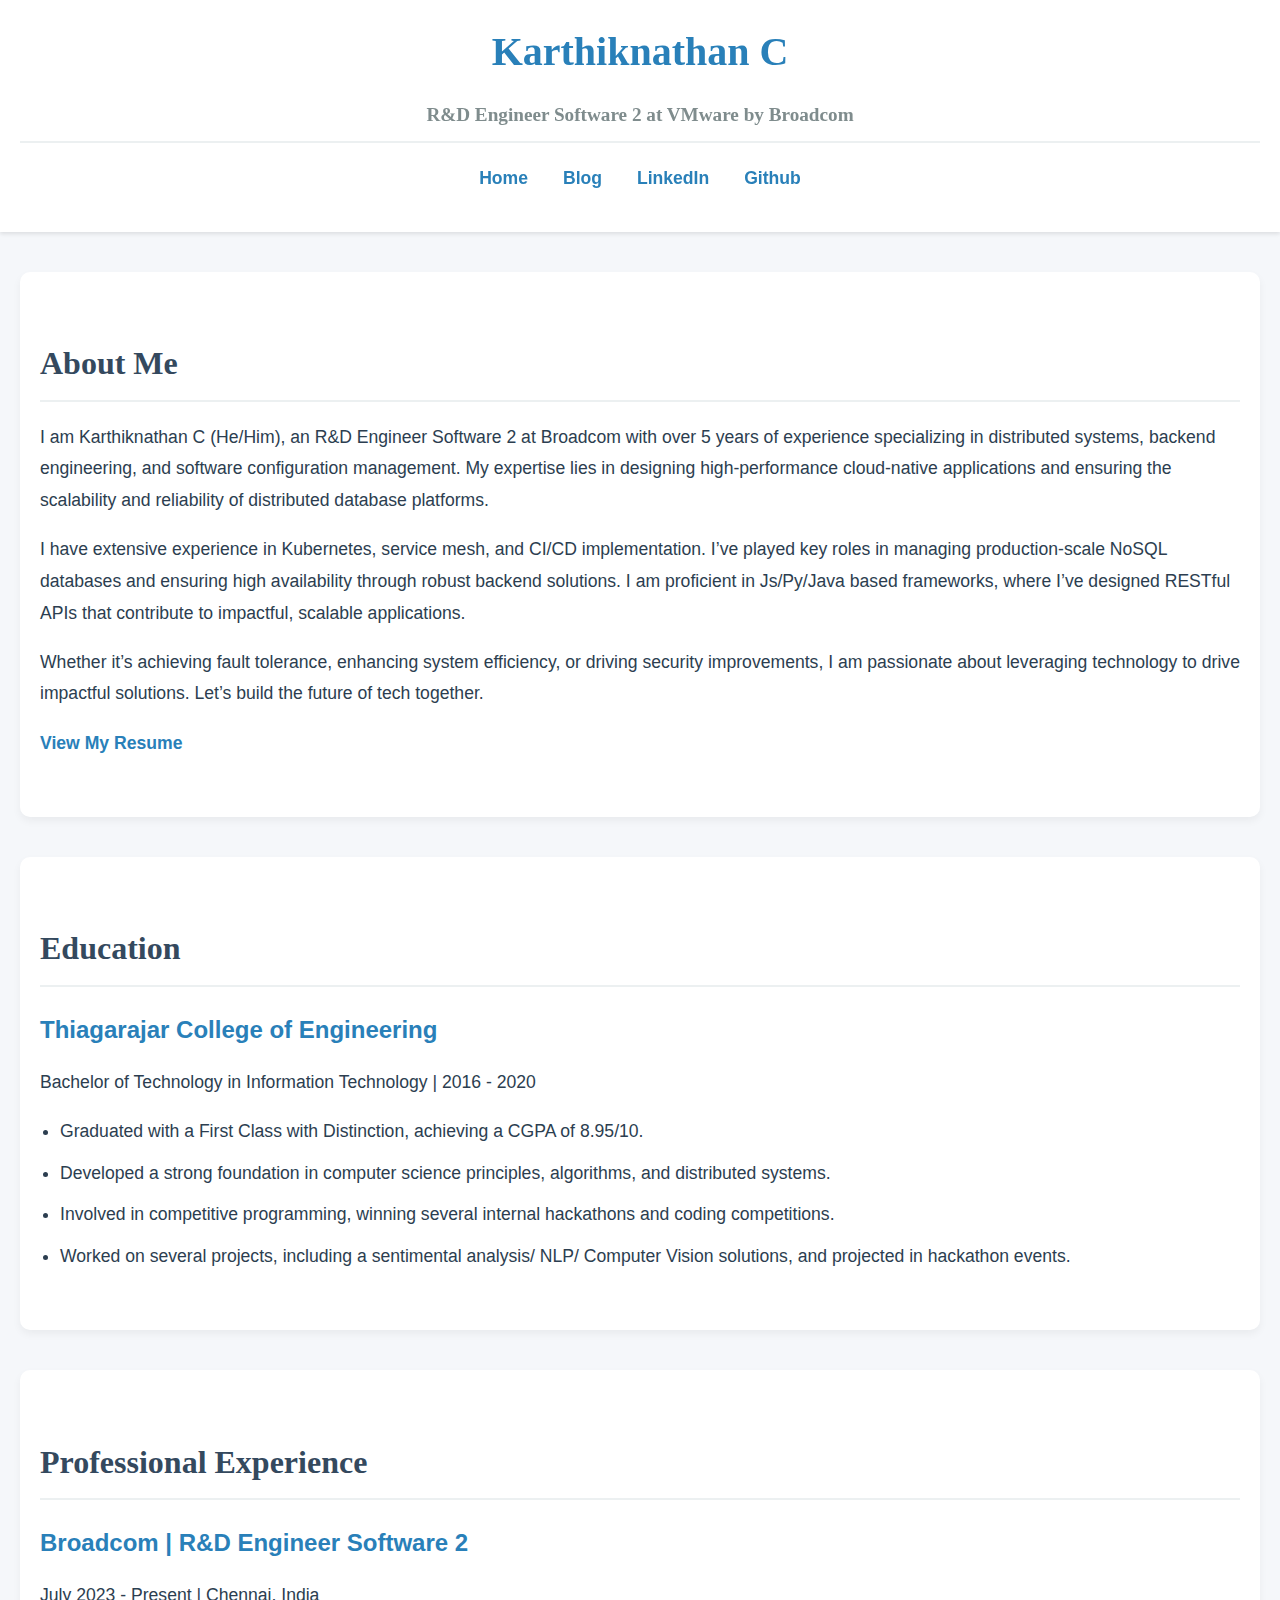
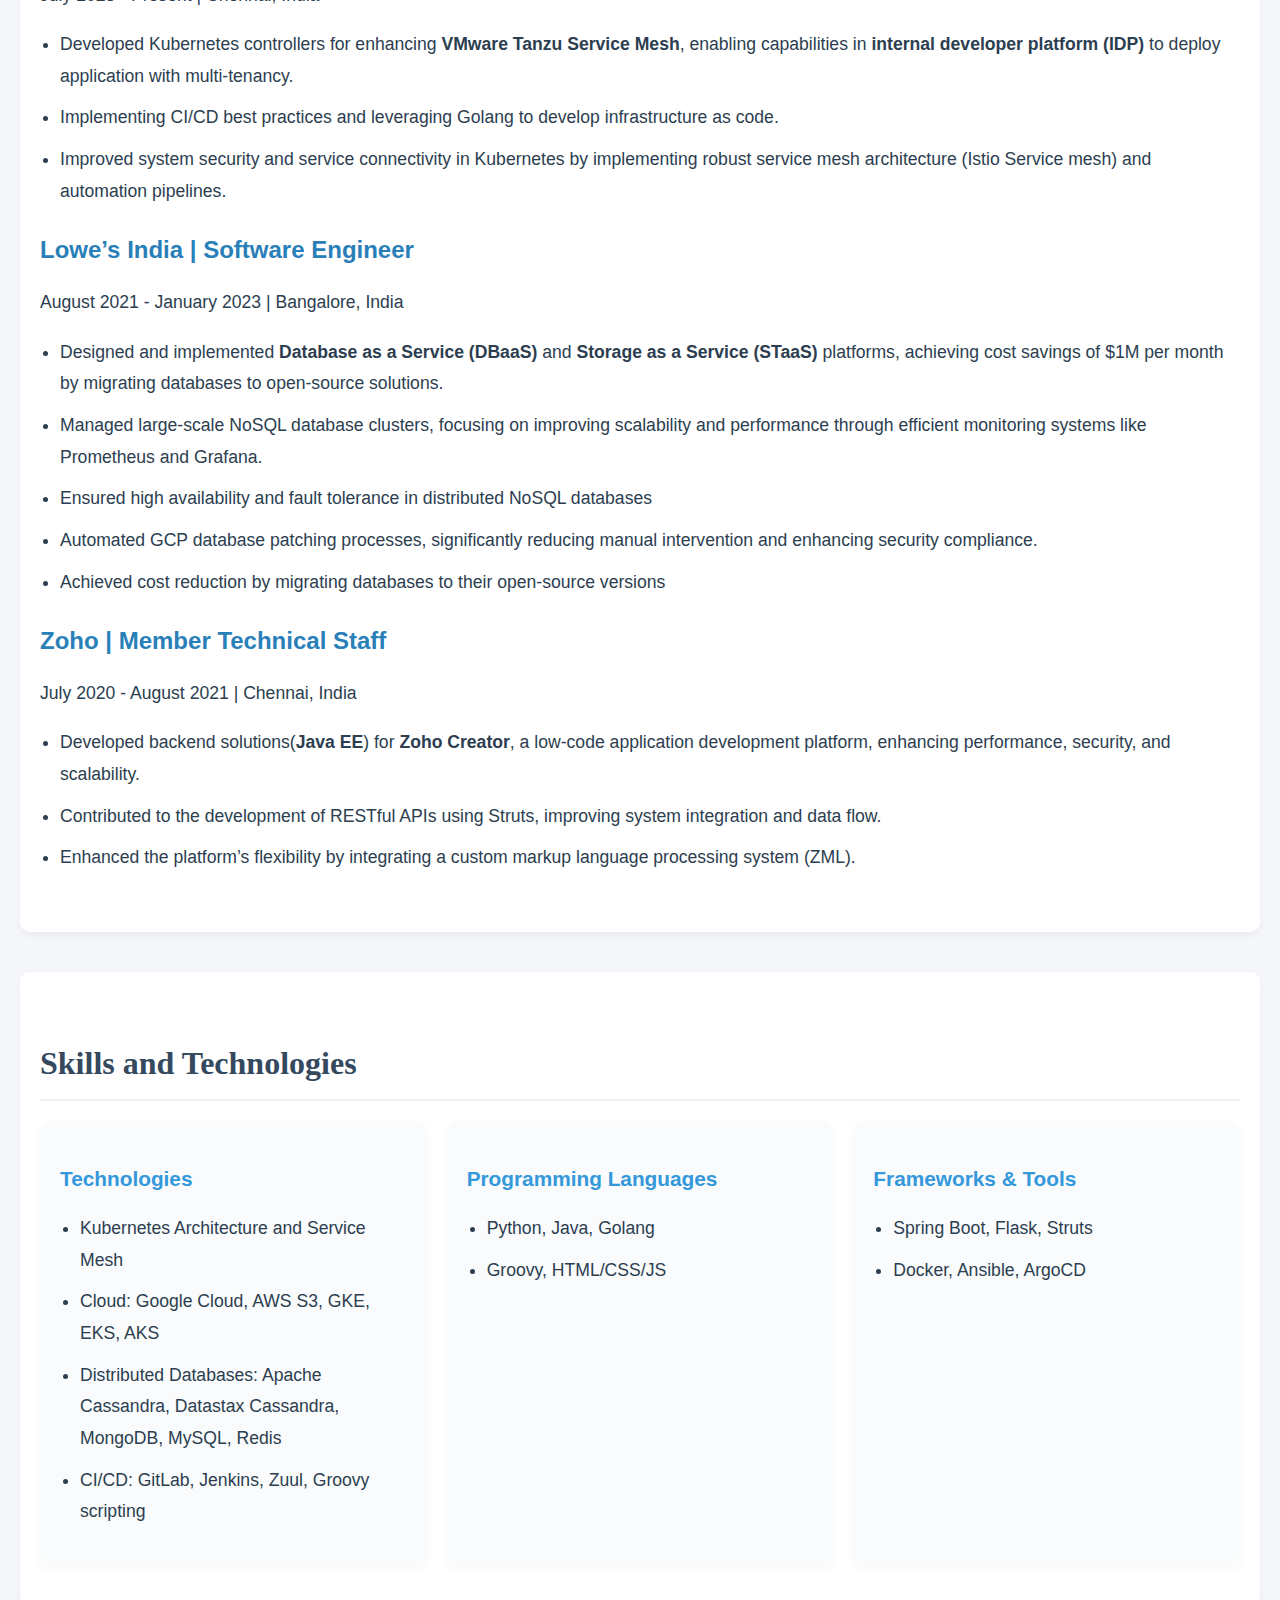
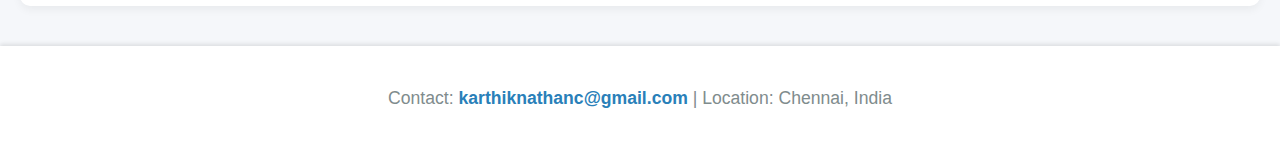
<file: index.html>
<!doctype html>
<html lang="en">
    <head>
        <meta charset="UTF-8" />
        <meta name="viewport" content="width=device-width, initial-scale=1.0" />
        <title>Karthiknathan C - R&D Engineer Software 2</title>
        <link rel="stylesheet" href="style.css" />
    </head>
    <body>
        <header>
            <h1>Karthiknathan C</h1>
            <h2>R&D Engineer Software 2 at VMware by Broadcom</h2>
            <nav>
                <ul>
                    <li><a href="index.html">Home</a></li>
                    <li><a href="blog.html">Blog</a></li>
                    <li>
                        <a
                            href="https://linkedin.com/in/karthiknathanc"
                            target="_blank"
                            >LinkedIn</a
                        >
                    </li>
                    <li>
                        <a
                            href="https://github.com/karthiknathan06"
                            target="_blank"
                            >Github</a
                        >
                    </li>
                </ul>
            </nav>
        </header>

        <!-- About Section -->
        <section id="about">
            <h2>About Me</h2>
            <p>
                I am Karthiknathan C (He/Him), an R&D Engineer Software 2 at
                Broadcom with over 5 years of experience specializing in
                distributed systems, backend engineering, and software
                configuration management. My expertise lies in designing
                high-performance cloud-native applications and ensuring the
                scalability and reliability of distributed database platforms.
            </p>
            <p>
                I have extensive experience in Kubernetes, service mesh, and
                CI/CD implementation. I’ve played key roles in managing
                production-scale NoSQL databases and ensuring high availability
                through robust backend solutions. I am proficient in Js/Py/Java
                based frameworks, where I’ve designed RESTful APIs that
                contribute to impactful, scalable applications.
            </p>
            <p>
                Whether it’s achieving fault tolerance, enhancing system
                efficiency, or driving security improvements, I am passionate
                about leveraging technology to drive impactful solutions. Let’s
                build the future of tech together.
            </p>
            <p>
                <a href="assets/resume.pdf" class="download-button" download
                    >View My Resume</a
                >
            </p>
        </section>

        <!-- Education Section -->
        <section id="education">
            <h2>Education</h2>
            <h3>Thiagarajar College of Engineering</h3>
            <p>
                Bachelor of Technology in Information Technology | 2016 - 2020
            </p>
            <ul>
                <li>
                    Graduated with a First Class with Distinction, achieving a
                    CGPA of 8.95/10.
                </li>
                <li>
                    Developed a strong foundation in computer science
                    principles, algorithms, and distributed systems.
                </li>
                <li>
                    Involved in competitive programming, winning several
                    internal hackathons and coding competitions.
                </li>
                <li>
                    Worked on several projects, including a sentimental
                    analysis/ NLP/ Computer Vision solutions, and projected in
                    hackathon events.
                </li>
            </ul>
        </section>

        <!-- Experience Section -->
        <section id="experience">
            <h2>Professional Experience</h2>

            <h3>Broadcom | R&D Engineer Software 2</h3>
            <p>July 2023 - Present | Chennai, India</p>
            <ul>
                <li>
                    Developed Kubernetes controllers for enhancing
                    <strong>VMware Tanzu Service Mesh</strong>, enabling
                    capabilities in
                    <strong>internal developer platform (IDP)</strong> to deploy
                    application with multi-tenancy.
                </li>
                <li>
                    Implementing CI/CD best practices and leveraging Golang to
                    develop infrastructure as code.
                </li>
                <li>
                    Improved system security and service connectivity in
                    Kubernetes by implementing robust service mesh architecture
                    (Istio Service mesh) and automation pipelines.
                </li>
            </ul>

            <h3>Lowe’s India | Software Engineer</h3>
            <p>August 2021 - January 2023 | Bangalore, India</p>
            <ul>
                <li>
                    Designed and implemented
                    <strong>Database as a Service (DBaaS)</strong> and
                    <strong>Storage as a Service (STaaS)</strong> platforms,
                    achieving cost savings of $1M per month by migrating
                    databases to open-source solutions.
                </li>
                <li>
                    Managed large-scale NoSQL database clusters, focusing on
                    improving scalability and performance through efficient
                    monitoring systems like Prometheus and Grafana.
                </li>
                <li>
                    Ensured high availability and fault tolerance in distributed
                    NoSQL databases
                </li>
                <li>
                    Automated GCP database patching processes, significantly
                    reducing manual intervention and enhancing security
                    compliance.
                </li>
                <li>
                    Achieved cost reduction by migrating databases to their
                    open-source versions
                </li>
            </ul>

            <h3>Zoho | Member Technical Staff</h3>
            <p>July 2020 - August 2021 | Chennai, India</p>
            <ul>
                <li>
                    Developed backend solutions(<strong>Java EE</strong>) for
                    <strong>Zoho Creator</strong>, a low-code application
                    development platform, enhancing performance, security, and
                    scalability.
                </li>
                <li>
                    Contributed to the development of RESTful APIs using Struts,
                    improving system integration and data flow.
                </li>
                <li>
                    Enhanced the platform’s flexibility by integrating a custom
                    markup language processing system (ZML).
                </li>
            </ul>
        </section>

        <!-- Skills Section -->
        <section id="skills">
            <h2>Skills and Technologies</h2>
            <div class="skills-grid">
                <div>
                    <h3>Technologies</h3>
                    <ul>
                        <li>Kubernetes Architecture and Service Mesh</li>
                        <li>Cloud: Google Cloud, AWS S3, GKE, EKS, AKS</li>
                        <li>
                            Distributed Databases: Apache Cassandra, Datastax
                            Cassandra, MongoDB, MySQL, Redis
                        </li>
                        <li>CI/CD: GitLab, Jenkins, Zuul, Groovy scripting</li>
                    </ul>
                </div>
                <div>
                    <h3>Programming Languages</h3>
                    <ul>
                        <li>Python, Java, Golang</li>
                        <li>Groovy, HTML/CSS/JS</li>
                    </ul>
                </div>
                <div>
                    <h3>Frameworks & Tools</h3>
                    <ul>
                        <li>Spring Boot, Flask, Struts</li>
                        <li>Docker, Ansible, ArgoCD</li>
                    </ul>
                </div>
            </div>
        </section>

        <!-- Footer Section -->
        <footer>
            <p>
                Contact:
                <a href="mailto:karthiknathanc@gmail.com"
                    >karthiknathanc@gmail.com</a
                >
                | Location: Chennai, India
            </p>
        </footer>
    </body>
</html>
</file>
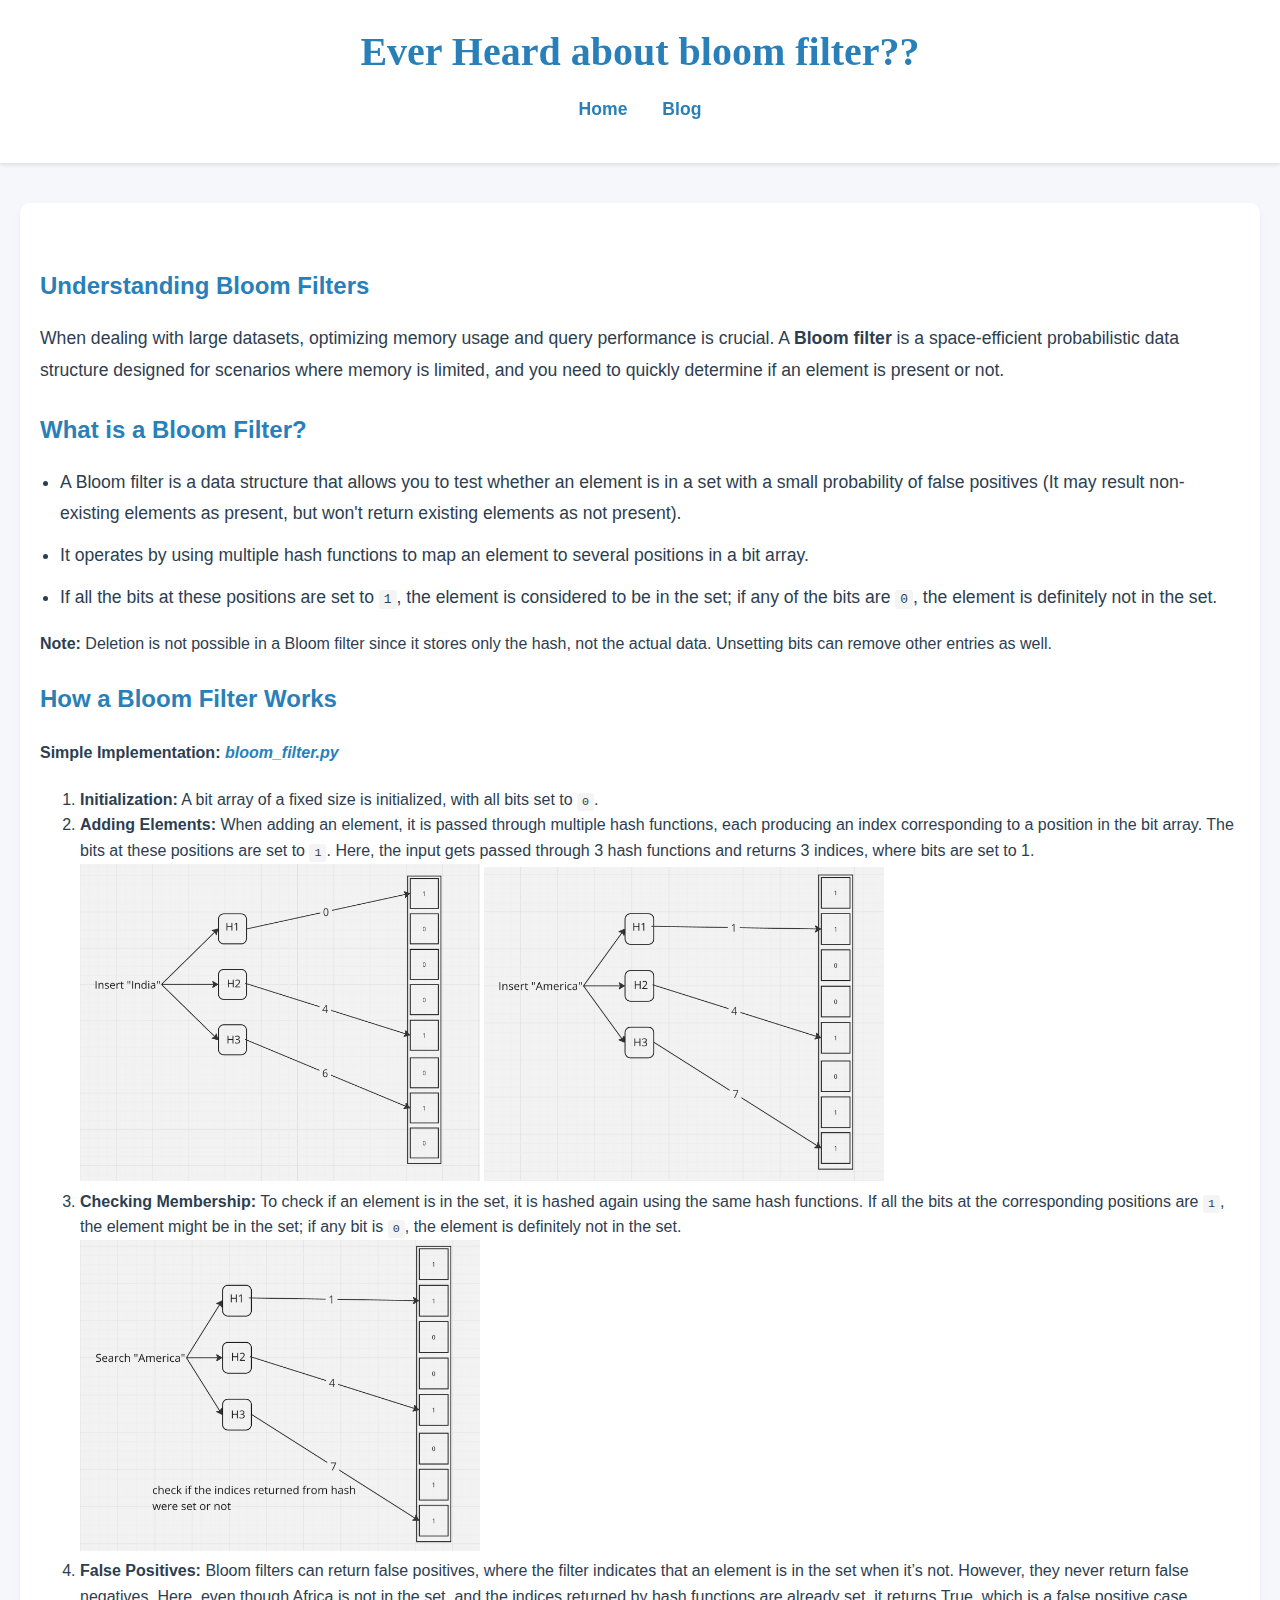
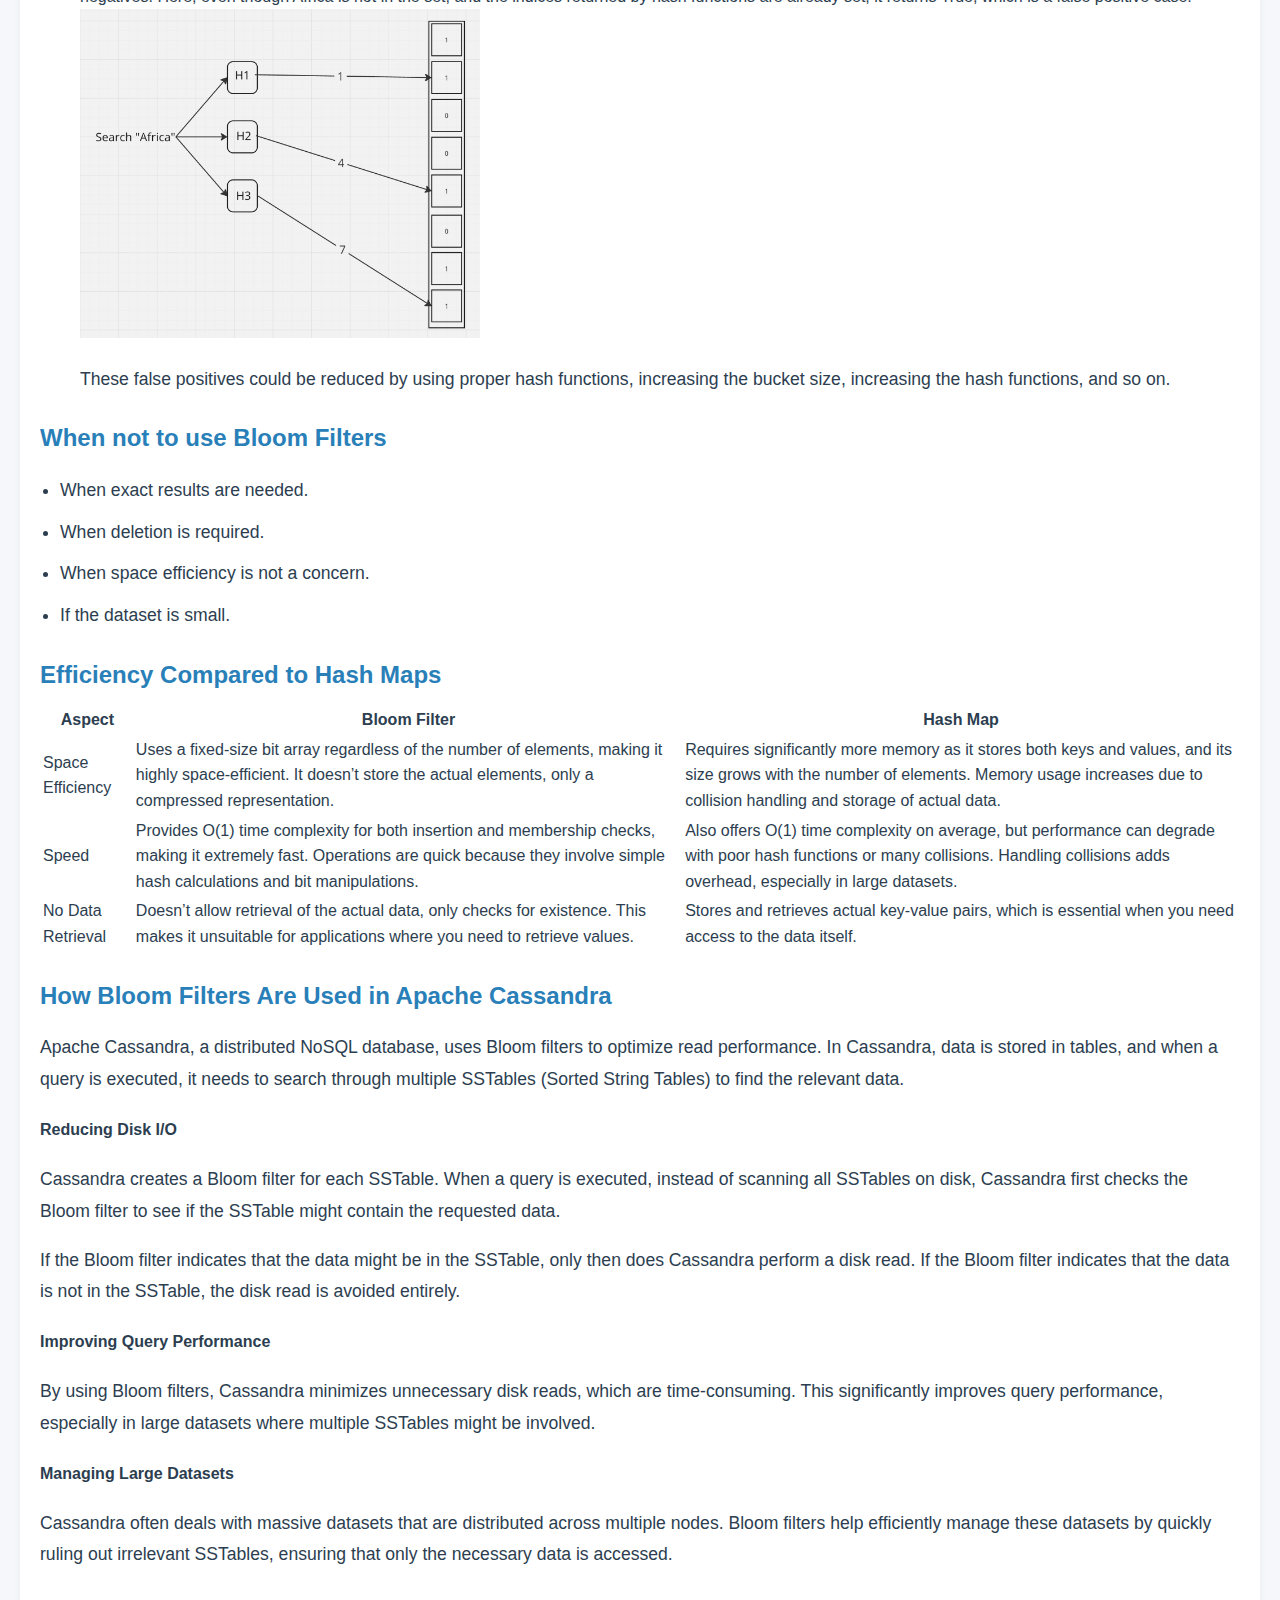
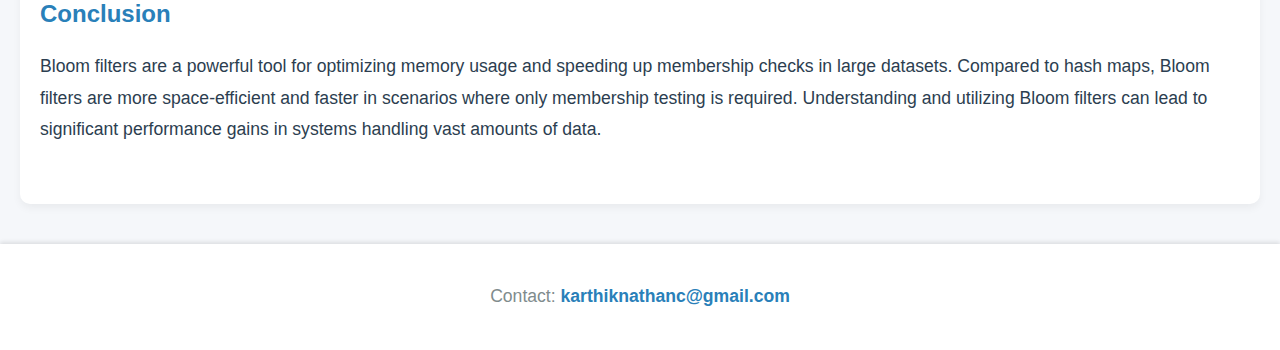
<file: blog-post-1.html>
<!doctype html>
<html lang="en">
    <head>
        <meta charset="UTF-8" />
        <meta name="viewport" content="width=device-width, initial-scale=1.0" />
        <title>Bloom Filter</title>
        <link rel="stylesheet" href="style.css" />
    </head>
    <body>
        <header>
            <h1>Ever Heard about bloom filter??</h1>
            <nav>
                <ul>
                    <li><a href="index.html">Home</a></li>
                    <li><a href="blog.html">Blog</a></li>
                </ul>
            </nav>
        </header>
        <section id="blog-content">
            <div class="container">
                <h3>Understanding Bloom Filters</h1>
                <p>
                    When dealing with large datasets, optimizing memory usage
                    and query performance is crucial. A
                    <strong>Bloom filter</strong> is a space-efficient
                    probabilistic data structure designed for scenarios where
                    memory is limited, and you need to quickly determine if an
                    element is present or not.
                </p>

                <h3>What is a Bloom Filter?</h3>
                <ul>
                    <li>
                        A Bloom filter is a data structure that allows you to
                        test whether an element is in a set with a small
                        probability of false positives (It may result
                        non-existing elements as present, but won't return
                        existing elements as not present).
                    </li>
                    <li>
                        It operates by using multiple hash functions to map an
                        element to several positions in a bit array.
                    </li>
                    <li>
                        If all the bits at these positions are set to
                        <code>1</code>, the element is considered to be in the
                        set; if any of the bits are <code>0</code>, the element
                        is definitely not in the set.
                    </li>
                </ul>

                <div class="note">
                    <strong>Note:</strong> Deletion is not possible in a Bloom
                    filter since it stores only the hash, not the actual data.
                    Unsetting bits can remove other entries as well.
                </div>

                <h3>How a Bloom Filter Works</h3>
                <h4>
                    Simple Implementation: <a href="https://github.com/karthiknathan06/Bloomfilter/blob/main/main.py"><i>bloom_filter.py</i></a>
                </h4>
                <ol>
                    <li>
                        <strong>Initialization:</strong> A bit array of a fixed
                        size is initialized, with all bits set to
                        <code>0</code>.
                    </li>
                    <li>
                        <strong>Adding Elements:</strong> When adding an
                        element, it is passed through multiple hash functions,
                        each producing an index corresponding to a position in
                        the bit array. The bits at these positions are set to
                        <code>1</code>. Here, the input gets passed through 3
                        hash functions and returns 3 indices, where bits are set
                        to 1.
                        <img
                            src="assets/explain1.png"
                            alt="Insert text1"
                            width="400"
                        />
                        <img
                            src="assets/explain2.png"
                            alt="Insert text2"
                            width="400"
                        />
                    </li>
                    <li>
                        <strong>Checking Membership:</strong> To check if an
                        element is in the set, it is hashed again using the same
                        hash functions. If all the bits at the corresponding
                        positions are <code>1</code>, the element might be in
                        the set; if any bit is <code>0</code>, the element is
                        definitely not in the set.
                        <br>
                        <img
                            src="assets/explain3.png"
                            alt="Search text2"
                            width="400"
                        />
                    </li>
                    <li>
                        <strong>False Positives:</strong> Bloom filters can
                        return false positives, where the filter indicates that
                        an element is in the set when it’s not. However, they
                        never return false negatives. Here, even though Africa
                        is not in the set, and the indices returned by hash
                        functions are already set, it returns True, which is a
                        false positive case.
                        <img
                            src="assets/explain4.png"
                            alt="Search NA text"
                            width="400"
                        />
                        <p>
                            These false positives could be reduced by using
                            proper hash functions, increasing the bucket size,
                            increasing the hash functions, and so on.
                        </p>
                    </li>
                </ol>

                <h3>When not to use Bloom Filters</h3>
                <ul>
                    <li>When exact results are needed.</li>
                    <li>When deletion is required.</li>
                    <li>When space efficiency is not a concern.</li>
                    <li>If the dataset is small.</li>
                </ul>

                <h3>Efficiency Compared to Hash Maps</h3>
                <table>
                    <thead>
                        <tr>
                            <th>Aspect</th>
                            <th>Bloom Filter</th>
                            <th>Hash Map</th>
                        </tr>
                    </thead>
                    <tbody>
                        <tr>
                            <td>Space Efficiency</td>
                            <td>
                                Uses a fixed-size bit array regardless of the
                                number of elements, making it highly
                                space-efficient. It doesn’t store the actual
                                elements, only a compressed representation.
                            </td>
                            <td>
                                Requires significantly more memory as it stores
                                both keys and values, and its size grows with
                                the number of elements. Memory usage increases
                                due to collision handling and storage of actual
                                data.
                            </td>
                        </tr>
                        <tr>
                            <td>Speed</td>
                            <td>
                                Provides O(1) time complexity for both insertion
                                and membership checks, making it extremely fast.
                                Operations are quick because they involve simple
                                hash calculations and bit manipulations.
                            </td>
                            <td>
                                Also offers O(1) time complexity on average, but
                                performance can degrade with poor hash functions
                                or many collisions. Handling collisions adds
                                overhead, especially in large datasets.
                            </td>
                    </tbody>
                        <tr>
                            <td>No Data Retrieval</td>
                            <td>
                                Doesn’t allow retrieval of the actual data, only
                                checks for existence. This makes it unsuitable
                                for applications where you need to retrieve
                                values.
                            </td>
                            <td>
                                Stores and retrieves actual key-value pairs,
                                which is essential when you need access to the
                                data itself.
                            </td>
                        </tr>
                    </tbody>
                </table>

                <h3>How Bloom Filters Are Used in Apache Cassandra</h3>
                <p>
                    Apache Cassandra, a distributed NoSQL database, uses Bloom
                    filters to optimize read performance. In Cassandra, data is
                    stored in tables, and when a query is executed, it needs to
                    search through multiple SSTables (Sorted String Tables) to
                    find the relevant data.
                </p>

                <h4>Reducing Disk I/O</h4>
                <p>
                    Cassandra creates a Bloom filter for each SSTable. When a
                    query is executed, instead of scanning all SSTables on disk,
                    Cassandra first checks the Bloom filter to see if the
                    SSTable might contain the requested data.
                </p>
                <p>
                    If the Bloom filter indicates that the data might be in the
                    SSTable, only then does Cassandra perform a disk read. If
                    the Bloom filter indicates that the data is not in the
                    SSTable, the disk read is avoided entirely.
                </p>

                <h4>Improving Query Performance</h4>
                <p>
                    By using Bloom filters, Cassandra minimizes unnecessary disk
                    reads, which are time-consuming. This significantly improves
                    query performance, especially in large datasets where
                    multiple SSTables might be involved.
                </p>

                <h4>Managing Large Datasets</h4>
                <p>
                    Cassandra often deals with massive datasets that are
                    distributed across multiple nodes. Bloom filters help
                    efficiently manage these datasets by quickly ruling out
                    irrelevant SSTables, ensuring that only the necessary data
                    is accessed.
                </p>

                <h3>Conclusion</h3>
                <p>
                    Bloom filters are a powerful tool for optimizing memory
                    usage and speeding up membership checks in large datasets.
                    Compared to hash maps, Bloom filters are more
                    space-efficient and faster in scenarios where only
                    membership testing is required. Understanding and utilizing
                    Bloom filters can lead to significant performance gains in
                    systems handling vast amounts of data.
                </p>
            </div>
        </section>
        <footer>
            <p>
                Contact:
                <a href="mailto:karthiknathanc@gmail.com"
                    >karthiknathanc@gmail.com</a
                >
            </p>
        </footer>
    </body>
</html>
</file>
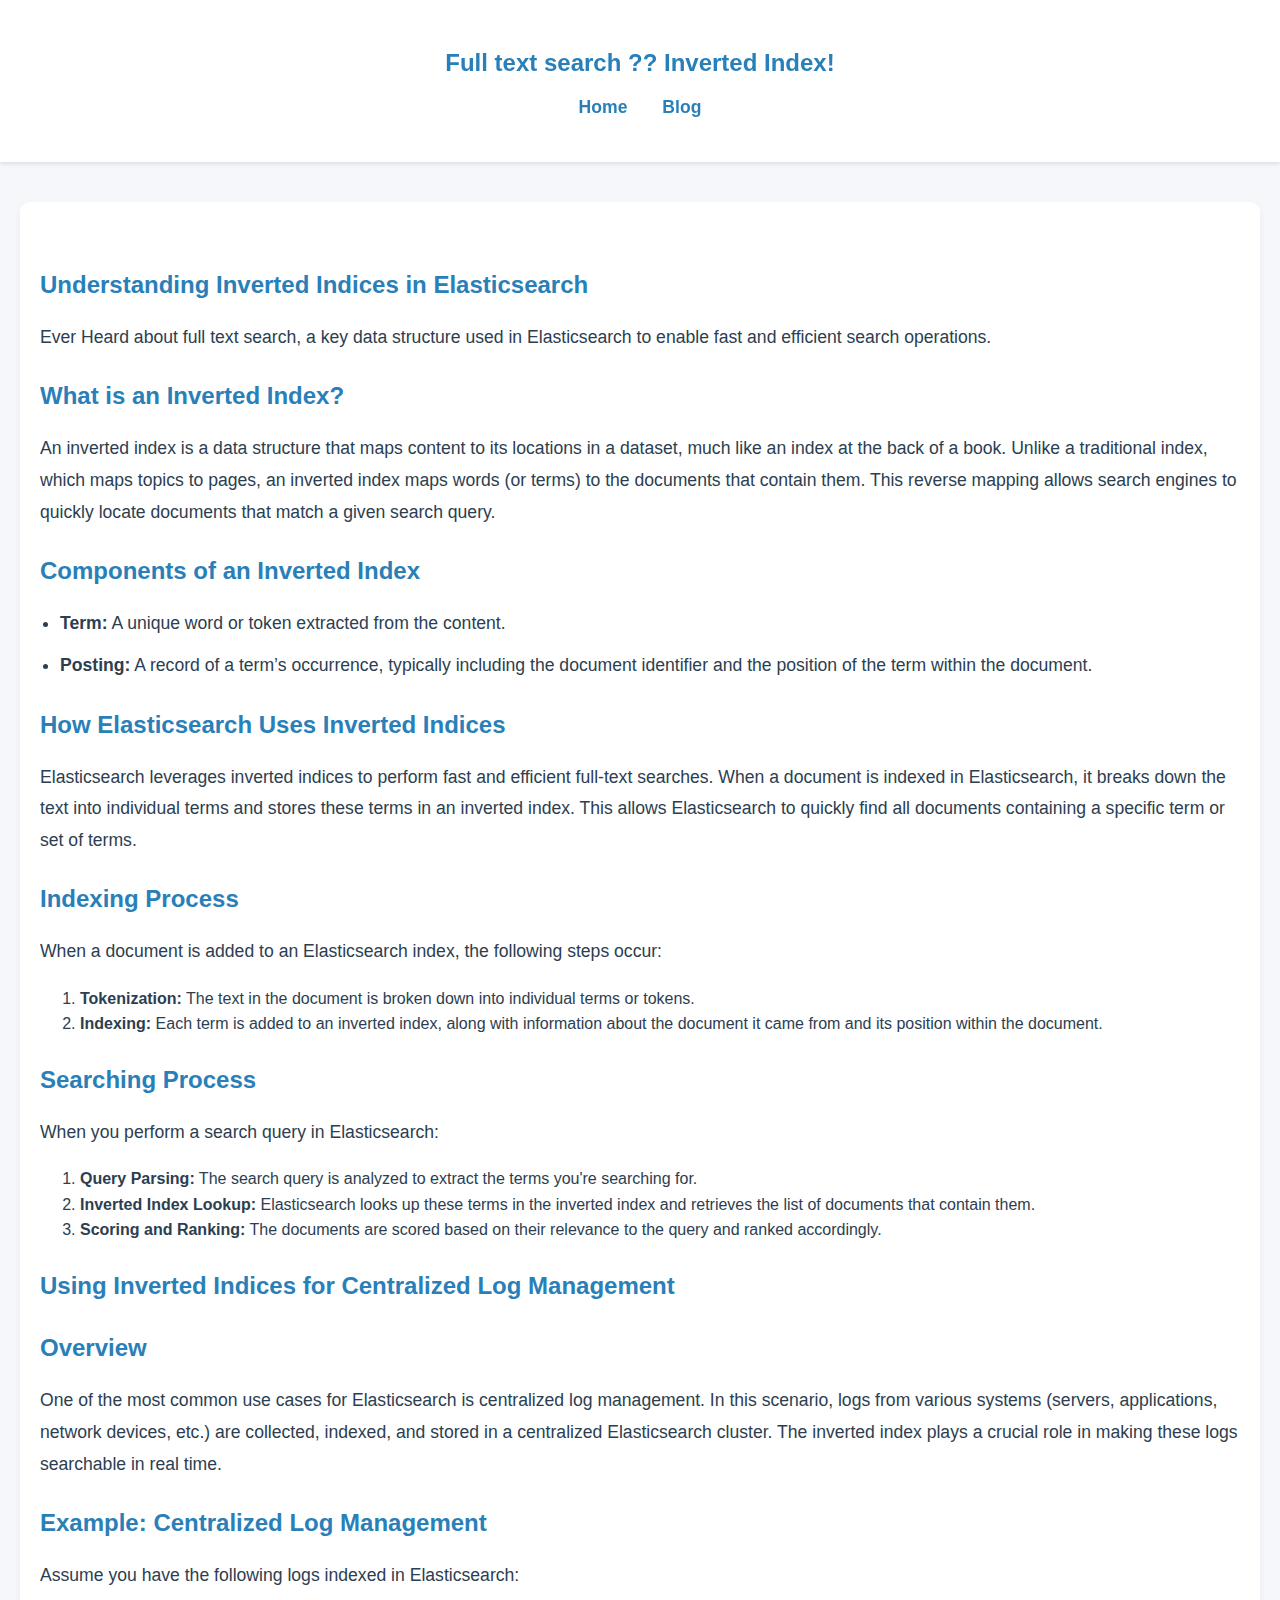
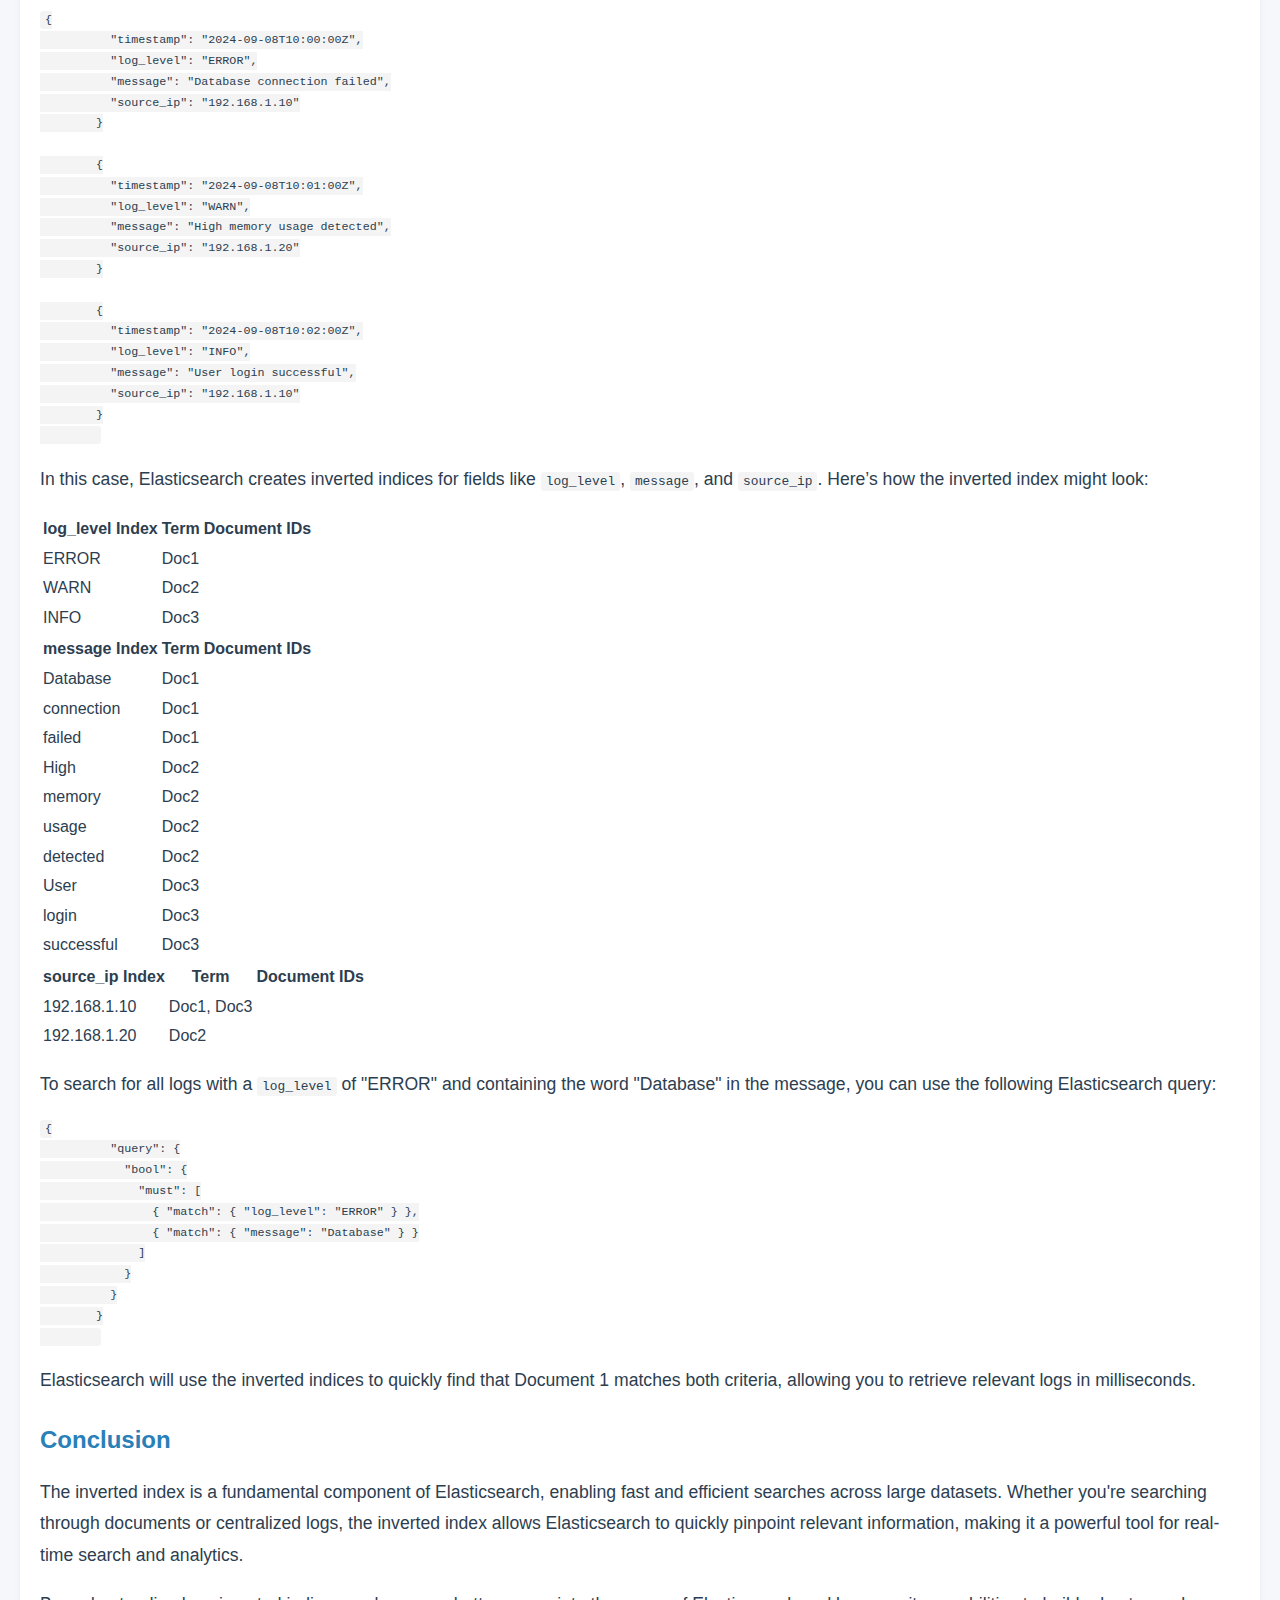
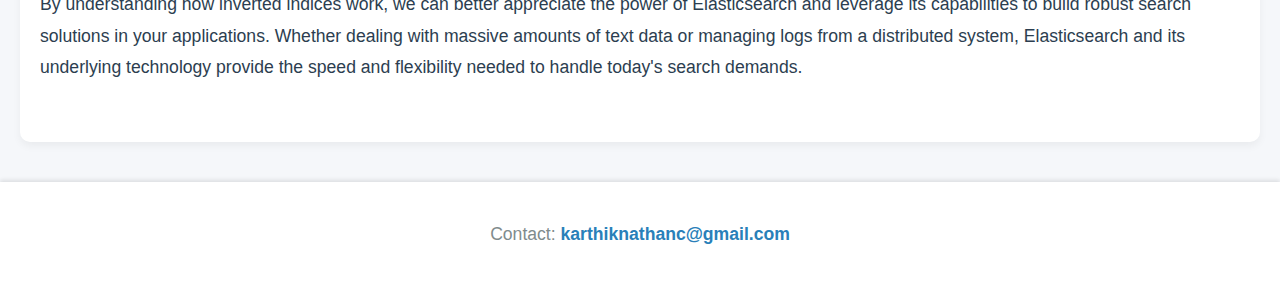
<file: blog-post-2.html>
<!doctype html>
<html lang="en">
    <head>
        <meta charset="UTF-8" />
        <meta name="viewport" content="width=device-width, initial-scale=1.0" />
        <title>Inverted Index</title>
        <link rel="stylesheet" href="style.css" />
    </head>
    <body>
        <header>
            <h3>Full text search ?? Inverted Index!</h3>
            <nav>
                <ul>
                    <li><a href="index.html">Home</a></li>
                    <li><a href="blog.html">Blog</a></li>
                </ul>
            </nav>
        </header>
        <section id="blog-content">
            <div class="container">
                <h3>Understanding Inverted Indices in Elasticsearch</h3>
                <p>
                    Ever Heard about full text search, a key data structure used
                    in Elasticsearch to enable fast and efficient search
                    operations.
                </p>

                <h3>What is an Inverted Index?</h3>
                <p>
                    An inverted index is a data structure that maps content to
                    its locations in a dataset, much like an index at the back
                    of a book. Unlike a traditional index, which maps topics to
                    pages, an inverted index maps words (or terms) to the
                    documents that contain them. This reverse mapping allows
                    search engines to quickly locate documents that match a
                    given search query.
                </p>

                <h3>Components of an Inverted Index</h3>
                <ul>
                    <li>
                        <strong>Term:</strong> A unique word or token extracted
                        from the content.
                    </li>
                    <li>
                        <strong>Posting:</strong> A record of a term’s
                        occurrence, typically including the document identifier
                        and the position of the term within the document.
                    </li>
                </ul>

                <h3>How Elasticsearch Uses Inverted Indices</h3>
                <p>
                    Elasticsearch leverages inverted indices to perform fast and
                    efficient full-text searches. When a document is indexed in
                    Elasticsearch, it breaks down the text into individual terms
                    and stores these terms in an inverted index. This allows
                    Elasticsearch to quickly find all documents containing a
                    specific term or set of terms.
                </p>

                <h3>Indexing Process</h3>
                <p>
                    When a document is added to an Elasticsearch index, the
                    following steps occur:
                </p>
                <ol>
                    <li>
                        <strong>Tokenization:</strong> The text in the document
                        is broken down into individual terms or tokens.
                    </li>
                    <li>
                        <strong>Indexing:</strong> Each term is added to an
                        inverted index, along with information about the
                        document it came from and its position within the
                        document.
                    </li>
                </ol>

                <h3>Searching Process</h3>
                <p>When you perform a search query in Elasticsearch:</p>
                <ol>
                    <li>
                        <strong>Query Parsing:</strong> The search query is
                        analyzed to extract the terms you're searching for.
                    </li>
                    <li>
                        <strong>Inverted Index Lookup:</strong> Elasticsearch
                        looks up these terms in the inverted index and retrieves
                        the list of documents that contain them.
                    </li>
                    <li>
                        <strong>Scoring and Ranking:</strong> The documents are
                        scored based on their relevance to the query and ranked
                        accordingly.
                    </li>
                </ol>

                <h3>Using Inverted Indices for Centralized Log Management</h3>
                <h3>Overview</h3>
                <p>
                    One of the most common use cases for Elasticsearch is
                    centralized log management. In this scenario, logs from
                    various systems (servers, applications, network devices,
                    etc.) are collected, indexed, and stored in a centralized
                    Elasticsearch cluster. The inverted index plays a crucial
                    role in making these logs searchable in real time.
                </p>

                <h3>Example: Centralized Log Management</h3>
                <p>
                    Assume you have the following logs indexed in Elasticsearch:
                </p>

                <pre><code>{
          "timestamp": "2024-09-08T10:00:00Z",
          "log_level": "ERROR",
          "message": "Database connection failed",
          "source_ip": "192.168.1.10"
        }

        {
          "timestamp": "2024-09-08T10:01:00Z",
          "log_level": "WARN",
          "message": "High memory usage detected",
          "source_ip": "192.168.1.20"
        }

        {
          "timestamp": "2024-09-08T10:02:00Z",
          "log_level": "INFO",
          "message": "User login successful",
          "source_ip": "192.168.1.10"
        }
        </code></pre>

                <p>
                    In this case, Elasticsearch creates inverted indices for
                    fields like
                    <code>log_level</code>, <code>message</code>, and
                    <code>source_ip</code>. Here’s how the inverted index might
                    look:
                </p>

                <table>
                    <tr>
                        <th>log_level Index</th>
                        <th>Term</th>
                        <th>Document IDs</th>
                    </tr>
                    <tr>
                        <td>ERROR</td>
                        <td>Doc1</td>
                    </tr>
                    <tr>
                        <td>WARN</td>
                        <td>Doc2</td>
                    </tr>
                    <tr>
                        <td>INFO</td>
                        <td>Doc3</td>
                    </tr>
                </table>

                <table>
                    <tr>
                        <th>message Index</th>
                        <th>Term</th>
                        <th>Document IDs</th>
                    </tr>
                    <tr>
                        <td>Database</td>
                        <td>Doc1</td>
                    </tr>
                    <tr>
                        <td>connection</td>
                        <td>Doc1</td>
                    </tr>
                    <tr>
                        <td>failed</td>
                        <td>Doc1</td>
                    </tr>
                    <tr>
                        <td>High</td>
                        <td>Doc2</td>
                    </tr>
                    <tr>
                        <td>memory</td>
                        <td>Doc2</td>
                    </tr>
                    <tr>
                        <td>usage</td>
                        <td>Doc2</td>
                    </tr>
                    <tr>
                        <td>detected</td>
                        <td>Doc2</td>
                    </tr>
                    <tr>
                        <td>User</td>
                        <td>Doc3</td>
                    </tr>
                    <tr>
                        <td>login</td>
                        <td>Doc3</td>
                    </tr>
                    <tr>
                        <td>successful</td>
                        <td>Doc3</td>
                    </tr>
                </table>

                <table>
                    <tr>
                        <th>source_ip Index</th>
                        <th>Term</th>
                        <th>Document IDs</th>
                    </tr>
                    <tr>
                        <td>192.168.1.10</td>
                        <td>Doc1, Doc3</td>
                    </tr>
                    <tr>
                        <td>192.168.1.20</td>
                        <td>Doc2</td>
                    </tr>
                </table>

                <p>
                    To search for all logs with a <code>log_level</code> of
                    "ERROR" and containing the word "Database" in the message,
                    you can use the following Elasticsearch query:
                </p>

                <pre><code>{
          "query": {
            "bool": {
              "must": [
                { "match": { "log_level": "ERROR" } },
                { "match": { "message": "Database" } }
              ]
            }
          }
        }
        </code></pre>

                <p>
                    Elasticsearch will use the inverted indices to quickly find
                    that Document 1 matches both criteria, allowing you to
                    retrieve relevant logs in milliseconds.
                </p>

                <h3>Conclusion</h3>
                <p>
                    The inverted index is a fundamental component of
                    Elasticsearch, enabling fast and efficient searches across
                    large datasets. Whether you're searching through documents
                    or centralized logs, the inverted index allows Elasticsearch
                    to quickly pinpoint relevant information, making it a
                    powerful tool for real-time search and analytics.
                </p>

                <p>
                    By understanding how inverted indices work, we can better
                    appreciate the power of Elasticsearch and leverage its
                    capabilities to build robust search solutions in your
                    applications. Whether dealing with massive amounts of text
                    data or managing logs from a distributed system,
                    Elasticsearch and its underlying technology provide the
                    speed and flexibility needed to handle today's search
                    demands.
                </p>
            </div>
        </section>
        <footer>
            <p>
                Contact:
                <a href="mailto:karthiknathanc@gmail.com"
                    >karthiknathanc@gmail.com</a
                >
            </p>
        </footer>
    </body>
</html>
</file>
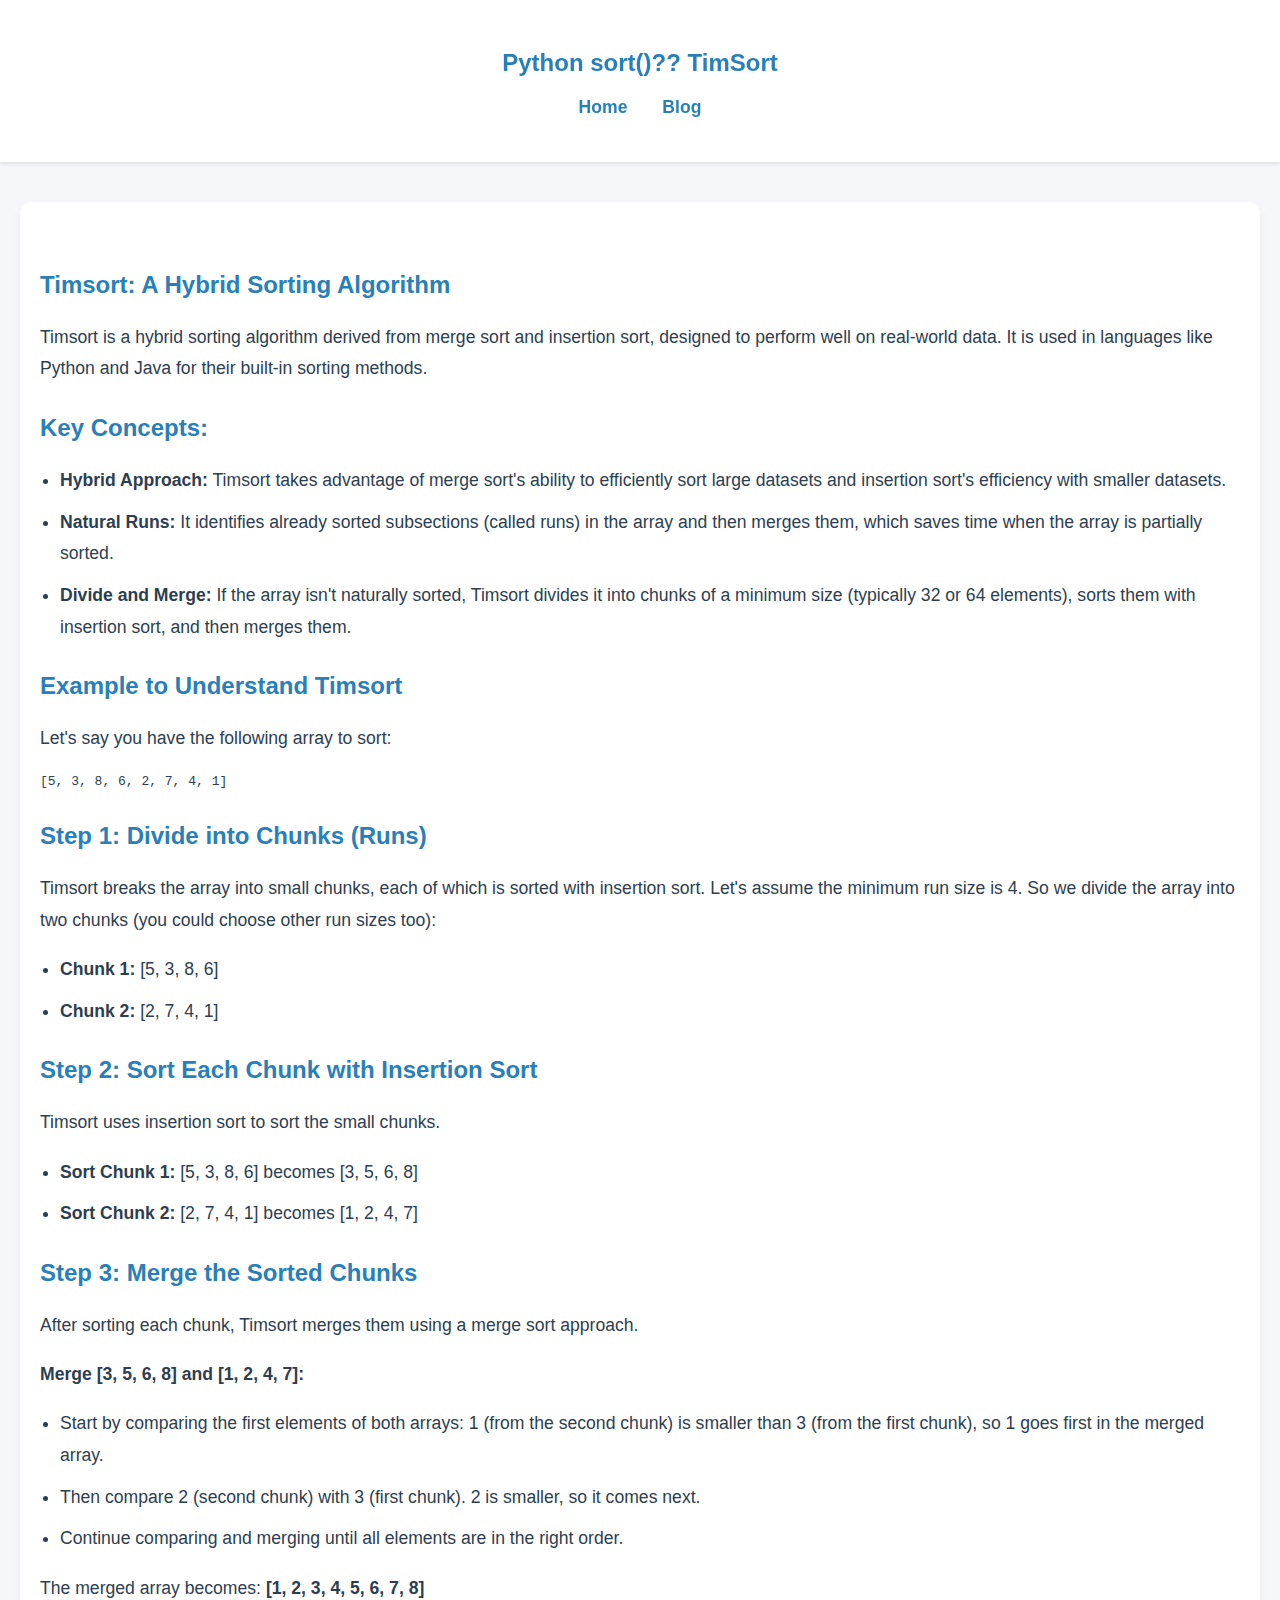
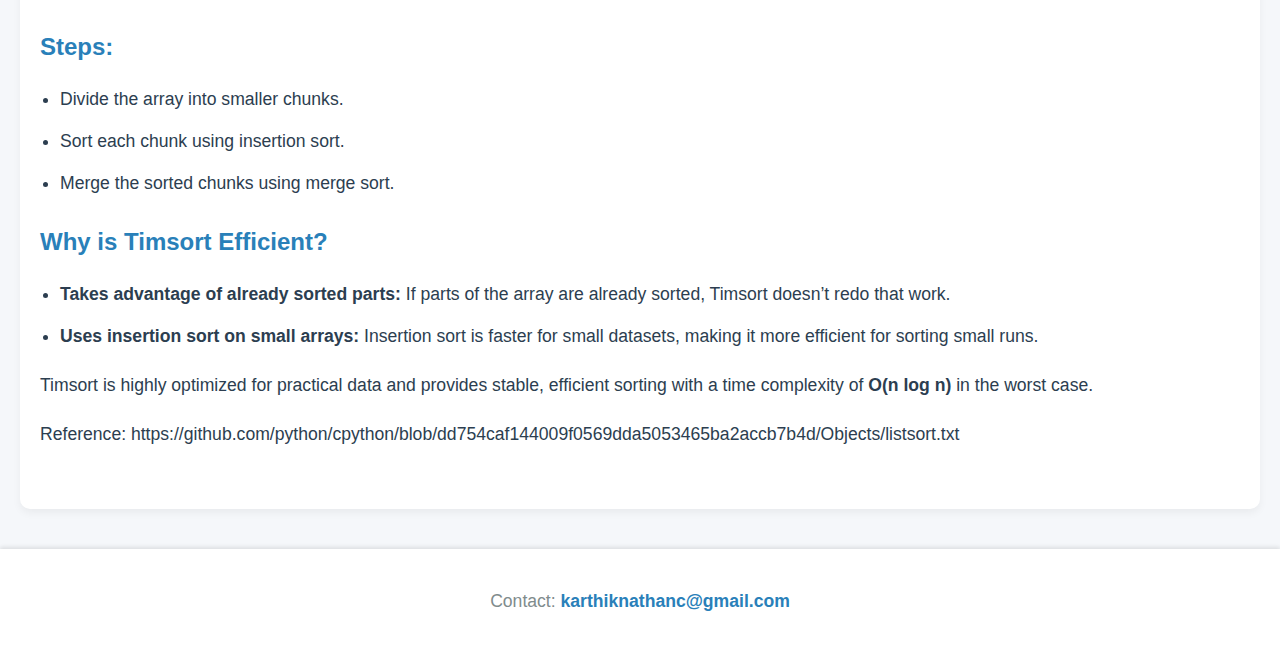
<file: blog-post-3.html>
<!doctype html>
<html lang="en">
    <head>
        <meta charset="UTF-8" />
        <meta name="viewport" content="width=device-width, initial-scale=1.0" />
        <title>TimSort</title>
        <link rel="stylesheet" href="style.css" />
    </head>
    <body>
        <header>
            <h3>Python sort()?? TimSort</h3>
            <nav>
                <ul>
                    <li><a href="index.html">Home</a></li>
                    <li><a href="blog.html">Blog</a></li>
                </ul>
            </nav>
        </header>
        <section id="blog-content">
            <div class="container">
              <h3>Timsort: A Hybrid Sorting Algorithm</h3>
              <p>Timsort is a hybrid sorting algorithm derived from merge sort and insertion sort, designed to perform well on real-world data. It is used in languages like Python and Java for their built-in sorting methods.</p>
          
              <h3>Key Concepts:</h3>
              <ul>
                  <li><strong>Hybrid Approach:</strong> Timsort takes advantage of merge sort's ability to efficiently sort large datasets and insertion sort's efficiency with smaller datasets.</li>
                  <li><strong>Natural Runs:</strong> It identifies already sorted subsections (called runs) in the array and then merges them, which saves time when the array is partially sorted.</li>
                  <li><strong>Divide and Merge:</strong> If the array isn't naturally sorted, Timsort divides it into chunks of a minimum size (typically 32 or 64 elements), sorts them with insertion sort, and then merges them.</li>
              </ul>
          
              <h3>Example to Understand Timsort</h3>
              <p>Let's say you have the following array to sort:</p>
              <pre>[5, 3, 8, 6, 2, 7, 4, 1]</pre>
          
              <h3>Step 1: Divide into Chunks (Runs)</h3>
              <p>Timsort breaks the array into small chunks, each of which is sorted with insertion sort. Let's assume the minimum run size is 4. So we divide the array into two chunks (you could choose other run sizes too):</p>
              <ul>
                  <li><strong>Chunk 1:</strong> [5, 3, 8, 6]</li>
                  <li><strong>Chunk 2:</strong> [2, 7, 4, 1]</li>
              </ul>
          
              <h3>Step 2: Sort Each Chunk with Insertion Sort</h3>
              <p>Timsort uses insertion sort to sort the small chunks.</p>
              <ul>
                  <li><strong>Sort Chunk 1:</strong> [5, 3, 8, 6] becomes [3, 5, 6, 8]</li>
                  <li><strong>Sort Chunk 2:</strong> [2, 7, 4, 1] becomes [1, 2, 4, 7]</li>
              </ul>
          
              <h3>Step 3: Merge the Sorted Chunks</h3>
              <p>After sorting each chunk, Timsort merges them using a merge sort approach.</p>
              <p><strong>Merge [3, 5, 6, 8] and [1, 2, 4, 7]:</strong></p>
              <ul>
                  <li>Start by comparing the first elements of both arrays: 1 (from the second chunk) is smaller than 3 (from the first chunk), so 1 goes first in the merged array.</li>
                  <li>Then compare 2 (second chunk) with 3 (first chunk). 2 is smaller, so it comes next.</li>
                  <li>Continue comparing and merging until all elements are in the right order.</li>
              </ul>
              <p>The merged array becomes: <strong>[1, 2, 3, 4, 5, 6, 7, 8]</strong></p>
          
              <h3>Steps:</h3>
              <ul>
                  <li>Divide the array into smaller chunks.</li>
                  <li>Sort each chunk using insertion sort.</li>
                  <li>Merge the sorted chunks using merge sort.</li>
              </ul>
          
              <h3>Why is Timsort Efficient?</h3>
              <ul>
                  <li><strong>Takes advantage of already sorted parts:</strong> If parts of the array are already sorted, Timsort doesn’t redo that work.</li>
                  <li><strong>Uses insertion sort on small arrays:</strong> Insertion sort is faster for small datasets, making it more efficient for sorting small runs.</li>
              </ul>
          
              <p>Timsort is highly optimized for practical data and provides stable, efficient sorting with a time complexity of <strong>O(n log n)</strong> in the worst case.</p>
              <p>Reference: https://github.com/python/cpython/blob/dd754caf144009f0569dda5053465ba2accb7b4d/Objects/listsort.txt</p>
            </div>
        </section>
        <footer>
            <p>
                Contact:
                <a href="mailto:karthiknathanc@gmail.com"
                    >karthiknathanc@gmail.com</a
                >
            </p>
        </footer>
    </body>
</html>
</file>
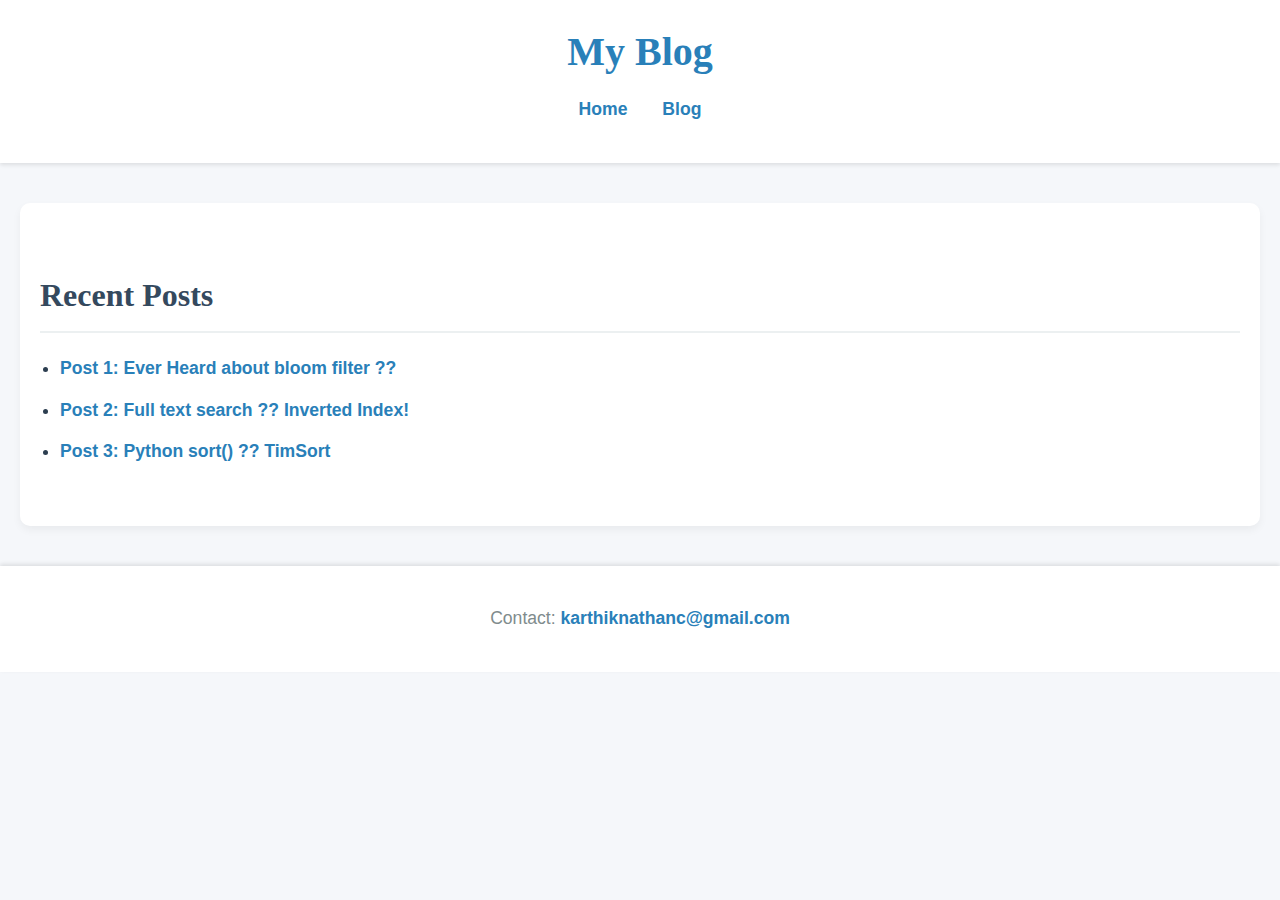
<file: blog.html>
<!doctype html>
<html lang="en">
    <head>
        <meta charset="UTF-8" />
        <meta name="viewport" content="width=device-width, initial-scale=1.0" />
        <title>Blog - Karthiknathan C</title>
        <link rel="stylesheet" href="style.css" />
    </head>
    <body>
        <header>
            <h1>My Blog</h1>
            <nav>
                <ul>
                    <li><a href="index.html">Home</a></li>
                    <li><a href="blog.html">Blog</a></li>
                </ul>
            </nav>
        </header>
        <section id="blog-posts">
            <h2>Recent Posts</h2>
            <ul>
                <li>
                    <a href="blog-post-1.html"
                        >Post 1: Ever Heard about bloom filter ??</a
                    >
                </li>
                <li>
                    <a href="blog-post-2.html"
                        >Post 2: Full text search ?? Inverted Index!</a
                    >
                </li>
                <li>
                    <a href="blog-post-3.html"
                        >Post 3: Python sort() ?? TimSort</a
                    >
                </li>
            </ul>
        </section>
        <footer>
            <p>
                Contact:
                <a href="mailto:karthiknathanc@gmail.com"
                    >karthiknathanc@gmail.com</a
                >
            </p>
        </footer>
    </body>
</html>
</file>
<file: style.css>
/* Base Styles */
body {
    font-family: "Helvetica Neue", sans-serif;
    margin: 0;
    padding: 0;
    background-color: #f5f7fa; /* Light background color */
    color: #2c3e50; /* Dark text color */
    line-height: 1.6;
}

header {
    background-color: #ffffff;
    padding: 20px;
    box-shadow: 0 2px 4px rgba(0, 0, 0, 0.1); /* Subtle shadow for header */
    text-align: center;
    position: sticky;
    top: 0;
    z-index: 10;
}

header h1 {
    margin: 0;
    font-family: "Georgia", serif;
    font-size: 2.5em;
    color: #2980b9; /* Elegant blue for header text */
}

header h2 {
    font-size: 1.2em;
    color: #7f8c8d; /* Subtle grey for tagline */
}

nav ul {
    list-style: none;
    padding: 0;
    margin-top: 10px;
}

nav ul li {
    display: inline-block;
    margin: 0 15px;
}

nav ul li a {
    color: #2980b9;
    text-decoration: none;
    font-weight: bold;
    transition: color 0.3s;
}

nav ul li a:hover {
    color: #3498db; /* Hover effect for navigation */
}

/* Section Styling */
section {
    padding: 40px 20px;
    max-width: 1200px;
    margin: 40px auto;
    background-color: #ffffff;
    border-radius: 10px;
    box-shadow: 0 4px 8px rgba(0, 0, 0, 0.05); /* Soft shadow for depth */
    transition: box-shadow 0.3s ease;
}

section:hover {
    box-shadow: 0 8px 16px rgba(0, 0, 0, 0.1); /* Hover effect for section */
}

h2 {
    font-family: "Georgia", serif;
    font-size: 2em;
    color: #34495e;
    margin-bottom: 20px;
    border-bottom: 2px solid #ecf0f1;
    padding-bottom: 10px;
}

h3 {
    font-size: 1.5em;
    color: #2980b9;
    margin-bottom: 10px;
}

p,
ul {
    font-size: 1.1em;
    line-height: 1.8;
}

ul {
    padding-left: 20px;
}

ul li {
    margin-bottom: 10px;
}

/* Skills Grid */
.skills-grid {
    display: grid;
    grid-template-columns: repeat(auto-fit, minmax(300px, 1fr));
    gap: 20px;
}

.skills-grid div {
    background-color: #f9fbfc;
    padding: 20px;
    border-radius: 10px;
    box-shadow: 0 4px 8px rgba(0, 0, 0, 0.03);
    transition: box-shadow 0.3s;
}

.skills-grid div:hover {
    box-shadow: 0 8px 16px rgba(0, 0, 0, 0.1); /* Hover effect for skill cards */
}

.skills-grid h3 {
    font-size: 1.3em;
    color: #3498db;
    margin-bottom: 15px;
}

/* Footer Styling */
footer {
    text-align: center;
    background-color: #ffffff;
    padding: 20px;
    color: #7f8c8d;
    box-shadow: 0 -2px 4px rgba(0, 0, 0, 0.1);
}

footer a {
    color: #2980b9;
    text-decoration: none;
    font-weight: bold;
    transition: color 0.3s;
}

footer a:hover {
    color: #3498db;
}

/* General Styling */
a {
    color: #2980b9;
    text-decoration: none;
    font-weight: bold;
}

a:hover {
    color: #3498db;
}

/* Section Hover Effects */
section:hover {
    box-shadow: 0 8px 16px rgba(0, 0, 0, 0.1);
}

* {
    transition:
        background-color 0.3s ease,
        color 0.3s ease,
        box-shadow 0.3s ease;
}

/* Responsive Design */
@media (max-width: 768px) {
    body {
        font-size: 0.9em;
    }

    header h1 {
        font-size: 2em;
    }

    section {
        padding: 20px;
    }

    .skills-grid {
        grid-template-columns: 1fr;
    }
}

code {
    background-color: #f4f4f4;
    padding: 2px 5px;
    border-radius: 3px;
    font-size: 0.9em;
}
</file>
